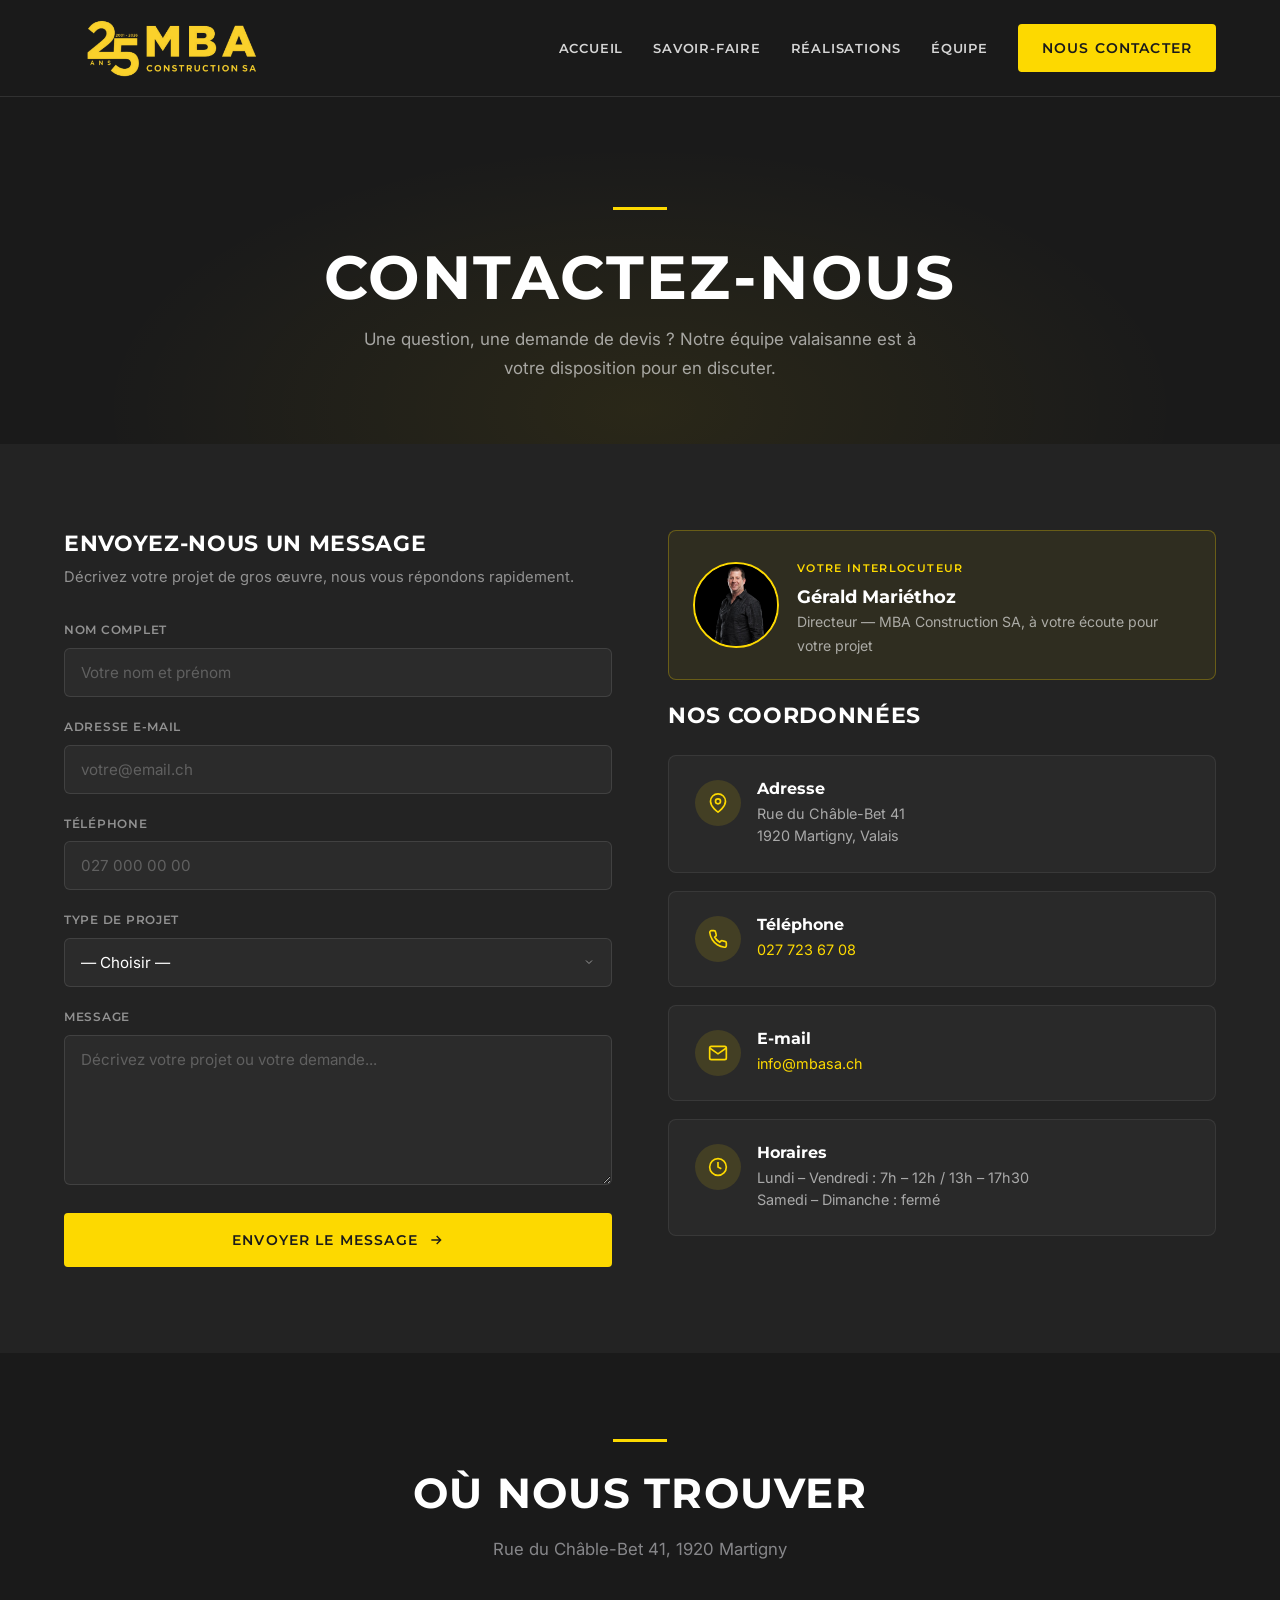
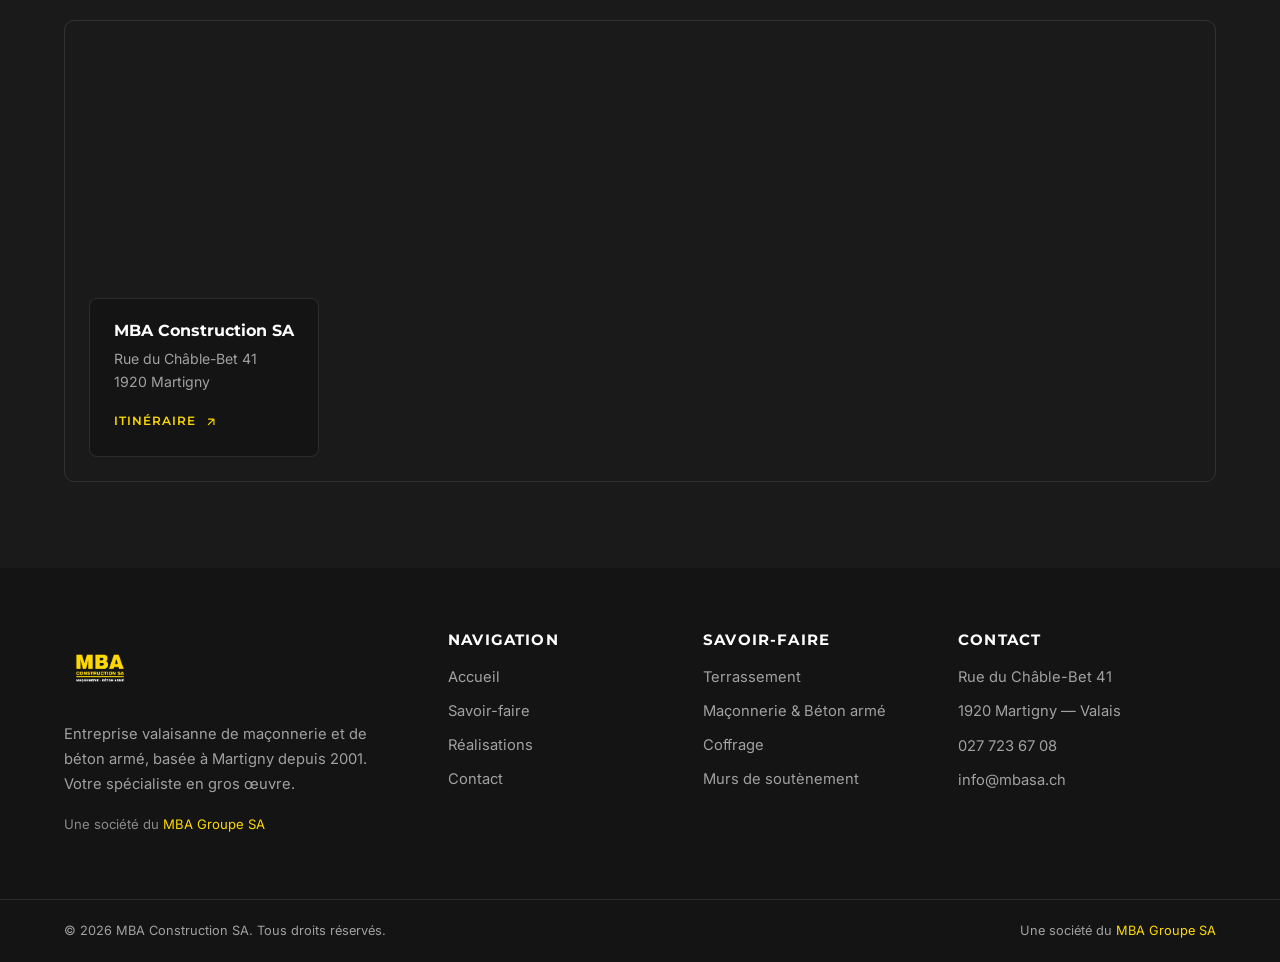
<file: contact.html>
<!DOCTYPE html>
<html lang="fr">
<head>
  <meta charset="UTF-8">
  <meta name="viewport" content="width=device-width, initial-scale=1.0">
  <title>Contact — MBA Construction SA</title>
  <meta name="description" content="Contactez MBA Construction SA à Martigny pour vos projets de maçonnerie et de béton armé. Rue du Châble-Bet 41, 1920 Martigny — 027 723 67 08. Une société du MBA Groupe SA.">
  <link rel="icon" type="image/png" href="images/favicon.png">
  <link rel="preconnect" href="https://fonts.googleapis.com">
  <link rel="preconnect" href="https://fonts.gstatic.com" crossorigin>
  <link href="https://fonts.googleapis.com/css2?family=Inter:wght@300;400;500;600&family=Montserrat:wght@500;600;700;800&display=swap" rel="stylesheet">
  <link rel="stylesheet" href="css/style.css">
  <style>
    /* —— Page contact (esprit MBA Groupe SA, ambiance béton) —— */
    .contact-hero { background: var(--black); text-align: center; position: relative; overflow: hidden;
      padding: clamp(70px,9vw,110px) 0 clamp(42px,5vw,62px); }
    .contact-hero::before { content: ''; position: absolute; inset: 0; pointer-events: none;
      background: radial-gradient(ellipse at 50% 90%, rgba(253,217,0,0.07) 0%, transparent 60%); }
    .contact-hero .container { position: relative; z-index: 1; }
    .contact-hero .accent-line { margin: 0 auto 1.4rem; }
    .contact-hero h1 { color: var(--white); }
    .contact-hero p { color: rgba(255,255,255,0.6); max-width: 560px; margin: 0.7rem auto 0; font-size: 1.06rem; }

    .contact-main { background: var(--concrete); padding: clamp(56px,7vw,86px) 0; }
    .contact-layout { display: grid; grid-template-columns: 1fr 1fr; gap: clamp(36px,5vw,56px); align-items: start; }

    .contact-form-section h2, .contact-info-section h2 { color: var(--white); font-size: 1.4rem; margin-bottom: 8px; }
    .contact-form-section .sub { color: rgba(255,255,255,0.5); font-size: 0.92rem; margin-bottom: 30px; }
    .contact-info-section h2 { margin-bottom: 26px; }

    .cform label { display: block; font-family: var(--font-heading); font-size: 0.76rem; font-weight: 600;
      text-transform: uppercase; letter-spacing: 0.06em; color: rgba(255,255,255,0.5); margin-bottom: 7px; }
    .cform input, .cform select, .cform textarea { width: 100%; padding: 14px 16px; margin-bottom: 20px;
      border: 1px solid rgba(255,255,255,0.1); border-radius: 6px; background: rgba(255,255,255,0.04);
      font-family: var(--font-body); font-size: 0.95rem; color: var(--white); transition: border-color .2s, background .2s; }
    .cform input::placeholder, .cform textarea::placeholder { color: rgba(255,255,255,0.25); }
    .cform input:focus, .cform select:focus, .cform textarea:focus { outline: none; border-color: var(--yellow); background: rgba(255,255,255,0.06); }
    .cform select { appearance: none; cursor: pointer;
      background-image: url("data:image/svg+xml,%3Csvg xmlns='http://www.w3.org/2000/svg' width='12' height='12' viewBox='0 0 24 24' fill='none' stroke='%23999' stroke-width='2'%3E%3Cpath d='M6 9l6 6 6-6'/%3E%3C/svg%3E");
      background-repeat: no-repeat; background-position: right 16px center; }
    .cform select option { background: #222; color: var(--white); }
    .cform textarea { min-height: 150px; resize: vertical; }
    .cform .btn { width: 100%; justify-content: center; padding: 16px; }
    .cform .btn[disabled] { opacity: 0.6; cursor: default; }
    .form-success { background: rgba(253,217,0,0.08); border: 1px solid rgba(253,217,0,0.32); border-radius: 8px; padding: 34px 30px; }
    .form-success h3 { color: var(--yellow); margin-bottom: 8px; }
    .form-success p { color: rgba(255,255,255,0.72); margin: 0; }

    .ci-person { display: flex; align-items: center; gap: 18px; padding: 22px 24px; margin-bottom: 22px;
      background: rgba(253,217,0,0.06); border: 1px solid rgba(253,217,0,0.28); border-radius: 8px; }
    .ci-person img { flex: none; width: 86px; height: 86px; border-radius: 50%; object-fit: cover; object-position: center 20%; border: 2px solid var(--yellow); }
    .ci-person__role { font-family: var(--font-heading); font-size: 0.7rem; font-weight: 600; text-transform: uppercase; letter-spacing: 0.12em; color: var(--yellow); }
    .ci-person h3 { color: var(--white); font-size: 1.15rem; margin: 5px 0 2px; }
    .ci-person p { color: rgba(255,255,255,0.6); font-size: 0.88rem; margin: 0; }

    .ci-card { display: flex; align-items: flex-start; gap: 16px; padding: 24px 26px; margin-bottom: 18px;
      background: rgba(255,255,255,0.03); border: 1px solid rgba(255,255,255,0.07); border-radius: 8px; transition: all var(--transition); }
    .ci-card:hover { border-color: rgba(253,217,0,0.45); background: rgba(255,255,255,0.05); }
    .ci-card__icon { flex: none; width: 46px; height: 46px; border-radius: 50%; background: rgba(253,217,0,0.12); display: grid; place-items: center; }
    .ci-card__icon svg { width: 20px; height: 20px; stroke: var(--yellow); }
    .ci-card h3 { font-size: 0.98rem; color: var(--white); margin-bottom: 4px; }
    .ci-card p { font-size: 0.9rem; color: rgba(255,255,255,0.6); line-height: 1.55; margin: 0; }
    .ci-card a { color: var(--yellow); }

    .contact-map-section { background: var(--black); padding: clamp(56px,7vw,86px) 0; }
    .contact-map-section .section-head { text-align: center; margin-left: auto; margin-right: auto; }
    .contact-map-section .accent-line { margin: 0 auto 1.2rem; }
    .contact-map-section h2 { color: var(--white); }
    .contact-map-wrap { position: relative; border-radius: 10px; overflow: hidden; border: 1px solid var(--concrete-line); }
    .contact-map-wrap iframe { display: block; width: 100%; height: 460px; border: 0; filter: grayscale(0.25) contrast(1.05); }
    .map-overlay-card { position: absolute; left: 24px; bottom: 24px; background: rgba(20,20,20,0.92);
      border: 1px solid var(--concrete-line); border-radius: 8px; padding: 22px 24px; max-width: 280px; backdrop-filter: blur(6px); }
    .map-overlay-card h3 { color: var(--white); font-size: 1rem; margin-bottom: 6px; }
    .map-overlay-card p { color: rgba(255,255,255,0.6); font-size: 0.88rem; margin: 0 0 12px; }
    .map-overlay-card a { display: inline-flex; align-items: center; gap: 8px; font-family: var(--font-heading);
      font-size: 0.76rem; font-weight: 600; text-transform: uppercase; letter-spacing: 0.08em; color: var(--yellow); }
    .map-overlay-card a svg { width: 14px; height: 14px; }

    @media (max-width: 820px) {
      .contact-layout { grid-template-columns: 1fr; gap: 40px; }
      .map-overlay-card { position: static; max-width: none; margin-top: -1px; border-radius: 0 0 10px 10px; }
    }
  </style>
</head>
<body>

  <header class="site-header">
    <div class="container">
      <a href="/" class="site-header__logo" aria-label="MBA Construction SA — Accueil"><img src="images/logo-25ans-mba.png" alt="MBA Construction SA"></a>
      <button class="menu-toggle" aria-label="Ouvrir le menu" aria-expanded="false"><span></span><span></span><span></span></button>
      <nav class="main-nav" aria-label="Navigation principale">
        <a href="/" class="nav-link">Accueil</a>
        <a href="savoir-faire" class="nav-link">Savoir-faire</a>
        <a href="realisations" class="nav-link">Réalisations</a>
        <a href="/#equipe" class="nav-link">Équipe</a>
        <a href="contact" class="btn btn-primary nav-cta">Nous contacter</a>
      </nav>
    </div>
  </header>

  <main>
    <!-- Hero -->
    <section class="contact-hero">
      <div class="container">
        <span class="accent-line"></span>
        <h1>Contactez-nous</h1>
        <p>Une question, une demande de devis ? Notre équipe valaisanne est à votre disposition pour en discuter.</p>
      </div>
    </section>

    <!-- Formulaire + coordonnées -->
    <section class="contact-main">
      <div class="container">
        <div class="contact-layout">

          <!-- Formulaire -->
          <div class="contact-form-section reveal">
            <h2>Envoyez-nous un message</h2>
            <p class="sub">Décrivez votre projet de gros œuvre, nous vous répondons rapidement.</p>
            <form class="cform" action="https://hook.eu2.make.com/gbvc86p2d815wjj6yxqdieecn2ij933k" method="POST">
              <input type="hidden" name="company" value="mba-construction">

              <label for="name">Nom complet</label>
              <input type="text" id="name" name="name" placeholder="Votre nom et prénom" required>

              <label for="email">Adresse e-mail</label>
              <input type="email" id="email" name="email" placeholder="votre@email.ch" required>

              <label for="phone">Téléphone</label>
              <input type="tel" id="phone" name="phone" placeholder="027 000 00 00">

              <label for="subject">Type de projet</label>
              <select id="subject" name="subject">
                <option value="">— Choisir —</option>
                <option value="Terrassement">Terrassement</option>
                <option value="Maçonnerie & Béton armé">Maçonnerie &amp; Béton armé</option>
                <option value="Coffrage">Coffrage</option>
                <option value="Murs de soutènement">Murs de soutènement</option>
                <option value="Autre">Autre</option>
              </select>

              <label for="message">Message</label>
              <textarea id="message" name="message" placeholder="Décrivez votre projet ou votre demande..." required></textarea>

              <button type="submit" class="btn btn-primary">Envoyer le message
                <svg viewBox="0 0 24 24" fill="none" stroke="currentColor" stroke-width="2"><path d="M5 12h14M13 6l6 6-6 6"/></svg></button>
            </form>
          </div>

          <!-- Coordonnées -->
          <div class="contact-info-section reveal">
            <div class="ci-person">
              <img src="images/gerald.jpg" alt="Gérald Mariéthoz — Directeur, MBA Construction SA">
              <div>
                <span class="ci-person__role">Votre interlocuteur</span>
                <h3>Gérald Mariéthoz</h3>
                <p>Directeur — MBA Construction SA, à votre écoute pour votre projet</p>
              </div>
            </div>
            <h2>Nos coordonnées</h2>

            <div class="ci-card">
              <div class="ci-card__icon"><svg viewBox="0 0 24 24" fill="none" stroke-width="2"><path d="M21 10c0 7-9 13-9 13s-9-6-9-13a9 9 0 0 1 18 0z"/><circle cx="12" cy="10" r="3"/></svg></div>
              <div><h3>Adresse</h3><p>Rue du Châble-Bet 41<br>1920 Martigny, Valais</p></div>
            </div>

            <div class="ci-card">
              <div class="ci-card__icon"><svg viewBox="0 0 24 24" fill="none" stroke-width="2"><path d="M22 16.92v3a2 2 0 01-2.18 2 19.79 19.79 0 01-8.63-3.07 19.5 19.5 0 01-6-6 19.79 19.79 0 01-3.07-8.67A2 2 0 014.11 2h3a2 2 0 012 1.72c.12.96.36 1.9.7 2.81a2 2 0 01-.45 2.11L8.09 9.91a16 16 0 006 6l1.27-1.27a2 2 0 012.11-.45c.91.34 1.85.58 2.81.7A2 2 0 0122 16.92z"/></svg></div>
              <div><h3>Téléphone</h3><p><a href="tel:+41277236708">027 723 67 08</a></p></div>
            </div>

            <div class="ci-card">
              <div class="ci-card__icon"><svg viewBox="0 0 24 24" fill="none" stroke-width="2"><path d="M4 4h16c1.1 0 2 .9 2 2v12c0 1.1-.9 2-2 2H4c-1.1 0-2-.9-2-2V6c0-1.1.9-2 2-2z"/><polyline points="22,6 12,13 2,6"/></svg></div>
              <div><h3>E-mail</h3><p><a href="mailto:info@mbasa.ch">info@mbasa.ch</a></p></div>
            </div>

            <div class="ci-card">
              <div class="ci-card__icon"><svg viewBox="0 0 24 24" fill="none" stroke-width="2"><circle cx="12" cy="12" r="10"/><polyline points="12 6 12 12 16 14"/></svg></div>
              <div><h3>Horaires</h3><p>Lundi – Vendredi : 7h – 12h / 13h – 17h30<br>Samedi – Dimanche : fermé</p></div>
            </div>
          </div>

        </div>
      </div>
    </section>

    <!-- Carte -->
    <section class="contact-map-section">
      <div class="container">
        <div class="section-head reveal">
          <span class="accent-line"></span>
          <h2>Où nous trouver</h2>
          <p class="section-head__sub">Rue du Châble-Bet 41, 1920 Martigny</p>
        </div>
        <div class="contact-map-wrap reveal">
          <iframe title="Carte — MBA Construction SA, Martigny"
            src="https://www.google.com/maps?q=Rue+du+Ch%C3%A2ble-Bet+41,+1920+Martigny&output=embed"
            loading="lazy" referrerpolicy="no-referrer-when-downgrade"></iframe>
          <div class="map-overlay-card">
            <h3>MBA Construction SA</h3>
            <p>Rue du Châble-Bet 41<br>1920 Martigny</p>
            <a href="https://maps.google.com/?q=Rue+du+Châble-Bet+41,+1920+Martigny" target="_blank" rel="noopener">
              Itinéraire <svg viewBox="0 0 24 24" fill="none" stroke="currentColor" stroke-width="2"><path d="M7 17L17 7M17 7H7M17 7v10"/></svg>
            </a>
          </div>
        </div>
      </div>
    </section>
  </main>

  <footer class="site-footer">
    <div class="container">
      <div class="footer-grid">
        <div class="footer-brand">
          <img src="images/logo-mba-construction.png" alt="MBA Construction SA">
          <p>Entreprise valaisanne de maçonnerie et de béton armé, basée à Martigny depuis 2001. Votre spécialiste en gros œuvre.</p>
          <p class="endorse">Une société du <a href="https://www.mba-groupe.ch/" target="_blank" rel="noopener">MBA Groupe SA</a></p>
        </div>
        <div><h4>Navigation</h4><ul>
          <li><a href="/">Accueil</a></li>
          <li><a href="savoir-faire">Savoir-faire</a></li>
          <li><a href="realisations">Réalisations</a></li>
          <li><a href="contact">Contact</a></li>
        </ul></div>
        <div><h4>Savoir-faire</h4><ul>
          <li><a href="savoir-faire#terrassement">Terrassement</a></li>
          <li><a href="savoir-faire#maconnerie">Maçonnerie & Béton armé</a></li>
          <li><a href="savoir-faire#coffrage">Coffrage</a></li>
          <li><a href="savoir-faire#soutenement">Murs de soutènement</a></li>
        </ul></div>
        <div><h4>Contact</h4><ul>
          <li>Rue du Châble-Bet 41</li>
          <li>1920 Martigny — Valais</li>
          <li style="margin-top:10px;"><a href="tel:+41277236708">027 723 67 08</a></li>
          <li><a href="mailto:info@mbasa.ch">info@mbasa.ch</a></li>
        </ul></div>
      </div>
    </div>
    <div class="footer-bottom">
      <div class="container">
        <span>&copy; <span id="year">2026</span> MBA Construction SA. Tous droits réservés.</span>
        <span>Une société du <a href="https://www.mba-groupe.ch/" target="_blank" rel="noopener" style="color:var(--yellow)">MBA Groupe SA</a></span>
      </div>
    </div>
  </footer>

  <script src="js/main.js"></script>
  <script>
  (function () {
    var form = document.querySelector('.cform');
    if (!form) return;
    var btn = form.querySelector('button[type="submit"]');
    form.addEventListener('submit', function (e) {
      e.preventDefault();
      var data = new FormData(form);
      var original = btn.innerHTML;
      btn.disabled = true;
      btn.textContent = 'Envoi en cours…';
      fetch(form.action, { method: 'POST', body: data, mode: 'no-cors' })
        .then(function () {
          form.innerHTML = '<div class="form-success"><h3>Merci !</h3><p>Votre demande a bien été envoyée. Notre équipe vous répondra dans les meilleurs délais.</p></div>';
        })
        .catch(function () {
          btn.disabled = false;
          btn.innerHTML = original;
          alert('Une erreur est survenue lors de l\'envoi. Merci de réessayer ou de nous appeler au 027 723 67 08.');
        });
    });
  })();
  </script>
</body>
</html>
</file>
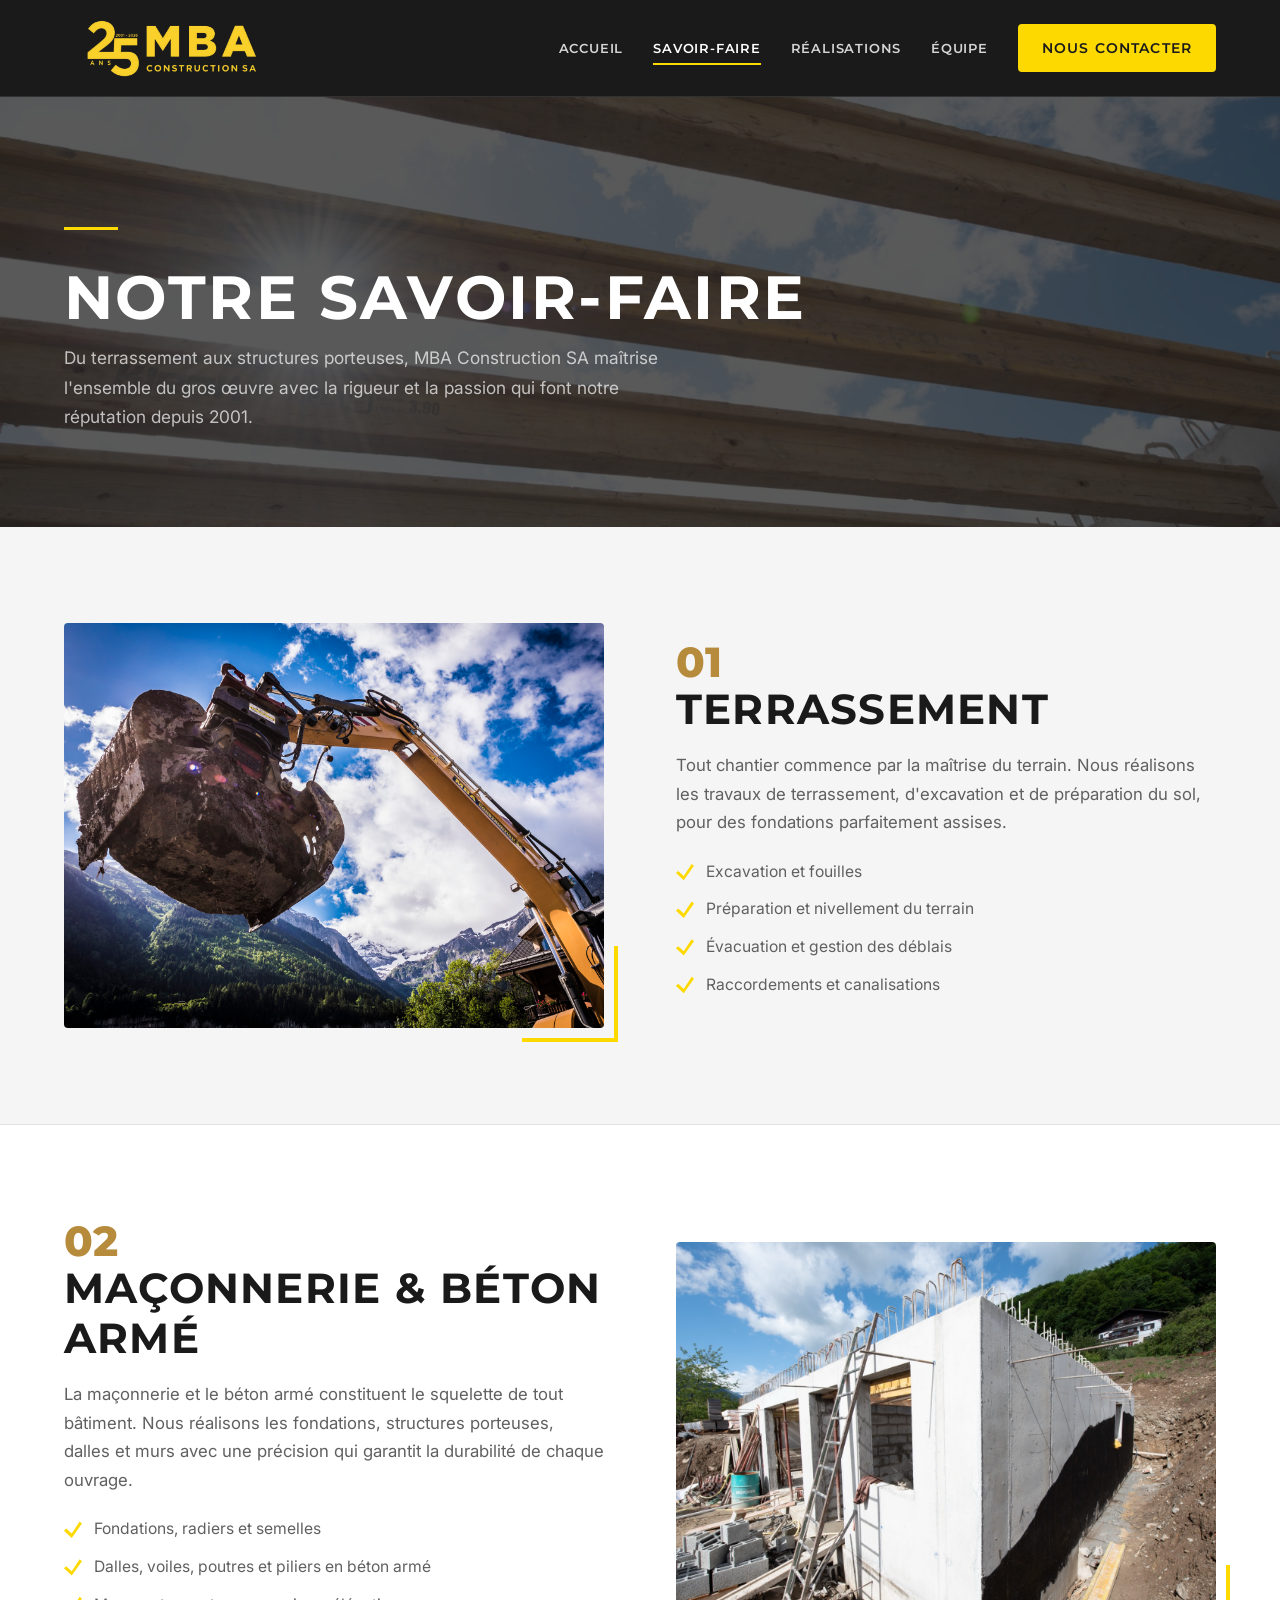
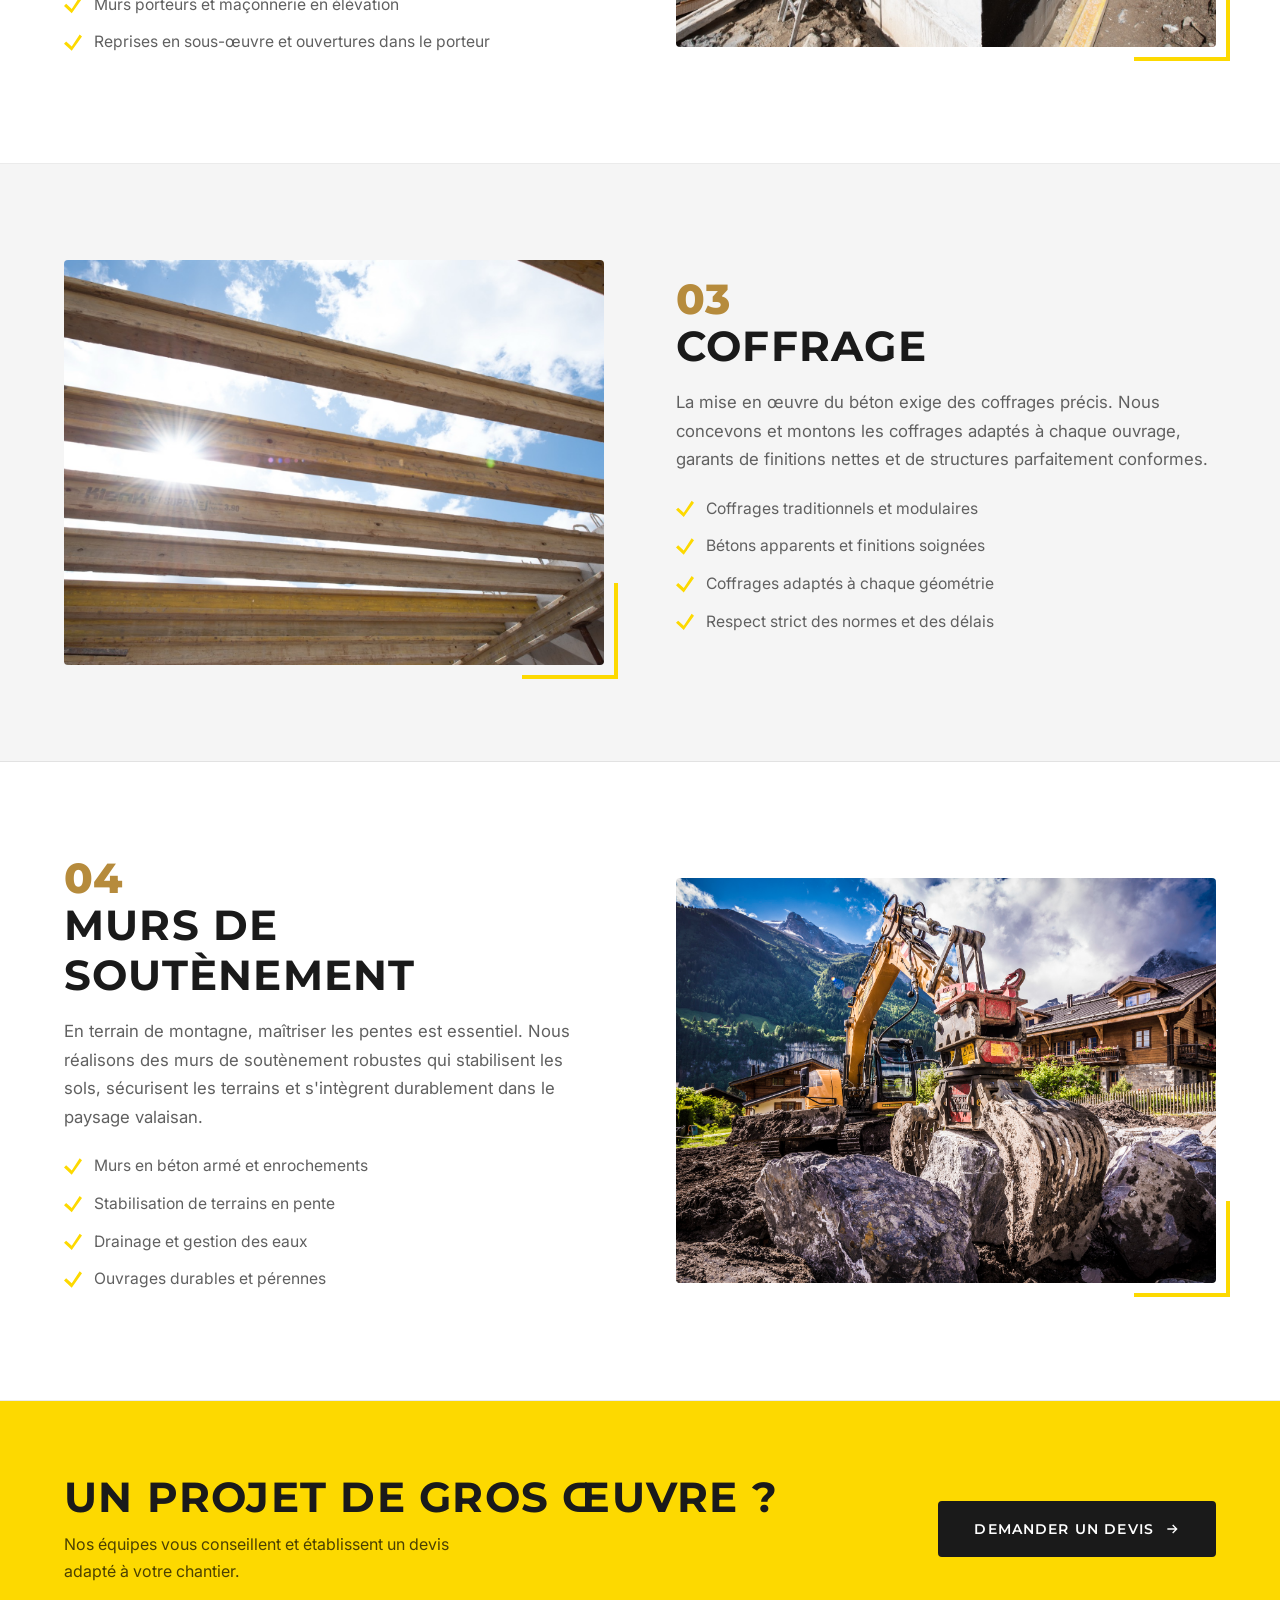
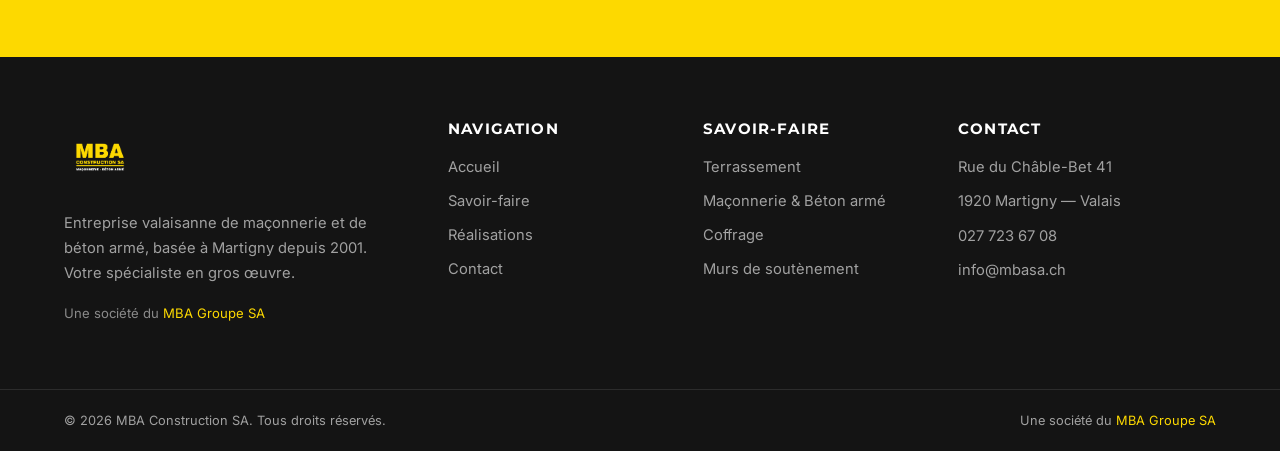
<file: savoir-faire.html>
<!DOCTYPE html>
<html lang="fr">
<head>
  <meta charset="UTF-8">
  <meta name="viewport" content="width=device-width, initial-scale=1.0">
  <title>Notre savoir-faire — MBA Construction SA</title>
  <meta name="description" content="Terrassement, maçonnerie, béton armé, coffrage et murs de soutènement : le savoir-faire en gros œuvre de MBA Construction SA à Martigny. Une société du MBA Groupe SA.">
  <link rel="icon" type="image/png" href="images/favicon.png">
  <link rel="preconnect" href="https://fonts.googleapis.com">
  <link rel="preconnect" href="https://fonts.gstatic.com" crossorigin>
  <link href="https://fonts.googleapis.com/css2?family=Inter:wght@300;400;500;600&family=Montserrat:wght@500;600;700;800&display=swap" rel="stylesheet">
  <link rel="stylesheet" href="css/style.css">
</head>
<body>

  <header class="site-header">
    <div class="container">
      <a href="/" class="site-header__logo" aria-label="MBA Construction SA — Accueil"><img src="images/logo-25ans-mba.png" alt="MBA Construction SA"></a>
      <button class="menu-toggle" aria-label="Ouvrir le menu" aria-expanded="false"><span></span><span></span><span></span></button>
      <nav class="main-nav" aria-label="Navigation principale">
        <a href="/" class="nav-link">Accueil</a>
        <a href="savoir-faire" class="nav-link active">Savoir-faire</a>
        <a href="realisations" class="nav-link">Réalisations</a>
        <a href="/#equipe" class="nav-link">Équipe</a>
        <a href="contact" class="btn btn-primary nav-cta">Nous contacter</a>
      </nav>
    </div>
  </header>

  <main>
    <section class="page-hero">
      <div class="page-hero__media"><img src="images/maconnerie-3.jpg" alt=""></div>
      <div class="container">
        <span class="accent-line"></span>
        <h1>Notre savoir-faire</h1>
        <p>Du terrassement aux structures porteuses, MBA Construction SA maîtrise l'ensemble du gros œuvre avec la rigueur et la passion qui font notre réputation depuis 2001.</p>
      </div>
    </section>

    <!-- 01 Terrassement -->
    <section class="feature" id="terrassement" style="scroll-margin-top:90px;">
      <div class="container">
        <div class="split">
          <div class="split__text reveal">
            <span class="feature__num">01</span>
            <h2>Terrassement</h2>
            <p>Tout chantier commence par la maîtrise du terrain. Nous réalisons les travaux de terrassement, d'excavation et de préparation du sol, pour des fondations parfaitement assises.</p>
            <ul class="ticks">
              <li>Excavation et fouilles</li>
              <li>Préparation et nivellement du terrain</li>
              <li>Évacuation et gestion des déblais</li>
              <li>Raccordements et canalisations</li>
            </ul>
          </div>
          <div class="split__media reveal"><img src="images/terrassement-1.jpg" alt="Travaux de terrassement réalisés par MBA Construction SA"></div>
        </div>
      </div>
    </section>

    <!-- 02 Maçonnerie -->
    <section class="feature" id="maconnerie" style="scroll-margin-top:90px;">
      <div class="container">
        <div class="split">
          <div class="split__text reveal">
            <span class="feature__num">02</span>
            <h2>Maçonnerie & Béton armé</h2>
            <p>La maçonnerie et le béton armé constituent le squelette de tout bâtiment. Nous réalisons les fondations, structures porteuses, dalles et murs avec une précision qui garantit la durabilité de chaque ouvrage.</p>
            <ul class="ticks">
              <li>Fondations, radiers et semelles</li>
              <li>Dalles, voiles, poutres et piliers en béton armé</li>
              <li>Murs porteurs et maçonnerie en élévation</li>
              <li>Reprises en sous-œuvre et ouvertures dans le porteur</li>
            </ul>
          </div>
          <div class="split__media reveal"><img src="images/maconnerie-1.jpg" alt="Structure en béton armé réalisée par MBA Construction SA"></div>
        </div>
      </div>
    </section>

    <!-- 03 Coffrage -->
    <section class="feature" id="coffrage" style="scroll-margin-top:90px;">
      <div class="container">
        <div class="split">
          <div class="split__text reveal">
            <span class="feature__num">03</span>
            <h2>Coffrage</h2>
            <p>La mise en œuvre du béton exige des coffrages précis. Nous concevons et montons les coffrages adaptés à chaque ouvrage, garants de finitions nettes et de structures parfaitement conformes.</p>
            <ul class="ticks">
              <li>Coffrages traditionnels et modulaires</li>
              <li>Bétons apparents et finitions soignées</li>
              <li>Coffrages adaptés à chaque géométrie</li>
              <li>Respect strict des normes et des délais</li>
            </ul>
          </div>
          <div class="split__media reveal"><img src="images/maconnerie-3.jpg" alt="Coffrage sur un chantier MBA Construction SA"></div>
        </div>
      </div>
    </section>

    <!-- 04 Soutènement -->
    <section class="feature" id="soutenement" style="scroll-margin-top:90px;">
      <div class="container">
        <div class="split">
          <div class="split__text reveal">
            <span class="feature__num">04</span>
            <h2>Murs de soutènement</h2>
            <p>En terrain de montagne, maîtriser les pentes est essentiel. Nous réalisons des murs de soutènement robustes qui stabilisent les sols, sécurisent les terrains et s'intègrent durablement dans le paysage valaisan.</p>
            <ul class="ticks">
              <li>Murs en béton armé et enrochements</li>
              <li>Stabilisation de terrains en pente</li>
              <li>Drainage et gestion des eaux</li>
              <li>Ouvrages durables et pérennes</li>
            </ul>
          </div>
          <div class="split__media reveal"><img src="images/terrassement-3.jpg" alt="Mur de soutènement et stabilisation de terrain"></div>
        </div>
      </div>
    </section>

    <section class="cta">
      <div class="container">
        <div><h2>Un projet de gros œuvre ?</h2><p>Nos équipes vous conseillent et établissent un devis adapté à votre chantier.</p></div>
        <a href="contact" class="btn btn-dark">Demander un devis
          <svg viewBox="0 0 24 24" fill="none" stroke="currentColor" stroke-width="2"><path d="M5 12h14M13 6l6 6-6 6"/></svg></a>
      </div>
    </section>
  </main>

  <footer class="site-footer">
    <div class="container">
      <div class="footer-grid">
        <div class="footer-brand">
          <img src="images/logo-mba-construction.png" alt="MBA Construction SA">
          <p>Entreprise valaisanne de maçonnerie et de béton armé, basée à Martigny depuis 2001. Votre spécialiste en gros œuvre.</p>
          <p class="endorse">Une société du <a href="https://www.mba-groupe.ch/" target="_blank" rel="noopener">MBA Groupe SA</a></p>
        </div>
        <div><h4>Navigation</h4><ul>
          <li><a href="/">Accueil</a></li>
          <li><a href="savoir-faire">Savoir-faire</a></li>
          <li><a href="realisations">Réalisations</a></li>
          <li><a href="contact">Contact</a></li>
        </ul></div>
        <div><h4>Savoir-faire</h4><ul>
          <li><a href="savoir-faire#terrassement">Terrassement</a></li>
          <li><a href="savoir-faire#maconnerie">Maçonnerie & Béton armé</a></li>
          <li><a href="savoir-faire#coffrage">Coffrage</a></li>
          <li><a href="savoir-faire#soutenement">Murs de soutènement</a></li>
        </ul></div>
        <div><h4>Contact</h4><ul>
          <li>Rue du Châble-Bet 41</li>
          <li>1920 Martigny — Valais</li>
          <li style="margin-top:10px;"><a href="tel:+41277236708">027 723 67 08</a></li>
          <li><a href="mailto:info@mbasa.ch">info@mbasa.ch</a></li>
        </ul></div>
      </div>
    </div>
    <div class="footer-bottom">
      <div class="container">
        <span>&copy; <span id="year">2026</span> MBA Construction SA. Tous droits réservés.</span>
        <span>Une société du <a href="https://www.mba-groupe.ch/" target="_blank" rel="noopener" style="color:var(--yellow)">MBA Groupe SA</a></span>
      </div>
    </div>
  </footer>

  <script src="js/main.js"></script>
</body>
</html>
</file>
<file: css/style.css>
/* =================================================================
   MBA CONSTRUCTION SA — Site web
   Base de marque réutilisable pour les sociétés du MBA Groupe SA.

   SIGNATURE DU GROUPE (constante, non négociable) — tokens repris du
   site groupe : Montserrat (titres) + Inter (corps), jaune #FDD900,
   noir #1a1a1a, gris, ors, boutons anguleux, trait d'accent jaune,
   bandeau chiffres jaune, endossement « Une société du MBA Groupe SA ».

   PERSONNALITÉ CONSTRUCTION (différenciation autorisée) :
   dominante sombre « béton » + jaune. Le jaune et les polices du
   groupe restent toujours présents.
   ================================================================= */

/* ---------- Reset ---------- */
*, *::before, *::after { margin: 0; padding: 0; box-sizing: border-box; }

:root {
  /* —— Signature groupe (source de vérité, ne pas modifier) —— */
  --yellow:      #FDD900;
  --black:       #1a1a1a;
  --gray-dark:   #606060;
  --gray-metal:  #87878A;
  --gray-light:  #F5F5F5;
  --white:       #FFFFFF;
  --gold-dark:   #9B7B18;
  --gold-mid:    #B68B3C;
  --gold-light:  #F2DD83;
  --font-heading: 'Montserrat', sans-serif;
  --font-body:    'Inter', 'Open Sans', sans-serif;
  --max-width: 1200px;
  --transition: 0.3s ease;

  /* —— Ambiance propre à Construction (« béton ») —— */
  --concrete:    #232323;   /* gris béton foncé */
  --concrete-2:  #2c2c2c;
  --concrete-line: rgba(255,255,255,0.10);
}

html { scroll-behavior: smooth; font-size: 16px; -webkit-font-smoothing: antialiased; }
body {
  font-family: var(--font-body);
  color: var(--gray-dark);
  line-height: 1.7;
  background: var(--white);
  overflow-x: hidden;
}
img { max-width: 100%; height: auto; display: block; }
a { color: inherit; text-decoration: none; transition: color var(--transition); }
ul { list-style: none; }

/* ---------- Typographie ---------- */
h1, h2, h3, h4, h5, h6 { font-family: var(--font-heading); color: var(--black); line-height: 1.2; font-weight: 700; }
h1 { font-size: clamp(2.2rem, 5vw, 3.8rem); text-transform: uppercase; letter-spacing: 0.04em; }
h2 { font-size: clamp(1.6rem, 3.5vw, 2.6rem); text-transform: uppercase; letter-spacing: 0.03em; margin-bottom: 1rem; }
h3 { font-size: clamp(1.2rem, 2vw, 1.5rem); margin-bottom: 0.75rem; }
p  { margin-bottom: 1rem; }

/* ---------- Utilitaires ---------- */
.container { width: 90%; max-width: var(--max-width); margin: 0 auto; }
.section { padding: clamp(64px, 9vw, 100px) 0; }
.section--gray { background: var(--gray-light); }
.section--dark { background: var(--black); color: rgba(255,255,255,0.78); }
.section--concrete { background: var(--concrete); color: rgba(255,255,255,0.78); }
.section--dark h1, .section--dark h2, .section--dark h3,
.section--concrete h1, .section--concrete h2, .section--concrete h3 { color: var(--white); }
.sr-only { position: absolute; width: 1px; height: 1px; padding: 0; margin: -1px; overflow: hidden; clip: rect(0,0,0,0); border: 0; }

/* Trait d'accent jaune (signature groupe) */
.accent-line { display: inline-block; width: 54px; height: 3px; background: var(--yellow); margin-bottom: 1.4rem; }

.section-head { margin-bottom: clamp(36px, 5vw, 56px); max-width: 760px; }
.section-head--center { margin-left: auto; margin-right: auto; text-align: center; }
.section-head__sub { font-size: 1.05rem; color: var(--gray-metal); margin-top: 0.4rem; }
.section--dark .section-head__sub, .section--concrete .section-head__sub { color: rgba(255,255,255,0.6); }

/* ---------- Boutons (signature groupe) ---------- */
.btn {
  display: inline-flex; align-items: center; gap: 10px;
  padding: 14px 34px; font-family: var(--font-heading); font-size: 0.9rem; font-weight: 600;
  text-transform: uppercase; letter-spacing: 0.08em; border: 2px solid transparent;
  border-radius: 4px; cursor: pointer; transition: all var(--transition);
}
.btn svg { width: 16px; height: 16px; transition: transform var(--transition); }
.btn:hover svg { transform: translateX(4px); }
.btn-primary { background: var(--yellow); color: var(--black); border-color: var(--yellow); }
.btn-primary:hover { background: var(--gold-mid); border-color: var(--gold-mid); color: var(--white); transform: translateY(-2px); box-shadow: 0 6px 20px rgba(182,139,60,0.32); }
.btn-outline { background: transparent; color: var(--white); border-color: rgba(255,255,255,0.55); }
.btn-outline:hover { background: var(--white); color: var(--black); border-color: var(--white); transform: translateY(-2px); }
.btn-dark { background: var(--black); color: var(--white); border-color: var(--black); }
.btn-dark:hover { background: var(--gold-mid); border-color: var(--gold-mid); transform: translateY(-2px); }

/* ---------- Header (ambiance béton : sombre) ---------- */
.site-header { position: sticky; top: 0; z-index: 1002; background: var(--black); border-bottom: 1px solid var(--concrete-line); transition: box-shadow var(--transition); }
.site-header.is-scrolled { box-shadow: 0 8px 30px rgba(0,0,0,0.4); }
.site-header .container { display: flex; align-items: center; justify-content: space-between; height: 96px; }
/* Logo « 25 ans » : on masque ses marges transparentes pour l'afficher en grand */
.site-header__logo { display: inline-flex; align-items: center; height: 72px; overflow: hidden; background: none; padding: 0; }
.site-header__logo img { height: 216px; width: auto; margin: -72px 0; background: none; }
.main-nav { display: flex; align-items: center; gap: 30px; }
.nav-link { font-family: var(--font-heading); font-size: 0.82rem; font-weight: 600; text-transform: uppercase; letter-spacing: 0.06em; color: rgba(255,255,255,0.82); position: relative; padding: 6px 0; }
.nav-link:hover, .nav-link.active { color: var(--white); }
.nav-link::after { content: ''; position: absolute; left: 0; bottom: 0; width: 0; height: 2px; background: var(--yellow); transition: width var(--transition); }
.nav-link:hover::after, .nav-link.active::after { width: 100%; }
.nav-cta { padding: 10px 22px; }
.menu-toggle { display: none; flex-direction: column; gap: 5px; background: none; border: 0; cursor: pointer; padding: 8px; z-index: 1001; }
.menu-toggle span { width: 26px; height: 2px; background: var(--white); transition: var(--transition); }

/* ---------- Hero plein cadre ---------- */
.hero { position: relative; min-height: 88vh; display: flex; align-items: center; background: var(--black); overflow: hidden; }
.hero__media { position: absolute; inset: 0; }
.hero__media img { width: 100%; height: 100%; object-fit: cover; }
.hero__media::after { content: ''; position: absolute; inset: 0;
  background: linear-gradient(90deg, rgba(15,15,15,0.92) 0%, rgba(15,15,15,0.72) 42%, rgba(15,15,15,0.32) 100%); }
.hero__inner { position: relative; z-index: 2; padding: 120px 0; }
.hero__tagline { font-family: var(--font-body); font-size: 0.78rem; font-weight: 600; text-transform: uppercase; letter-spacing: 0.22em; color: var(--yellow); margin-bottom: 1.2rem; }
.hero h1 { color: var(--white); max-width: 16ch; margin-bottom: 1.4rem; }
.hero h1 .hl { color: var(--yellow); }
.hero__desc { font-size: 1.12rem; color: rgba(255,255,255,0.82); max-width: 52ch; margin-bottom: 2.2rem; }
.hero__cta { display: flex; gap: 14px; flex-wrap: wrap; }
.hero__scroll { position: absolute; bottom: 26px; left: 50%; transform: translateX(-50%); z-index: 2; color: rgba(255,255,255,0.5); font-family: var(--font-heading); font-size: 0.68rem; text-transform: uppercase; letter-spacing: 0.2em; display: flex; flex-direction: column; align-items: center; gap: 8px; }
.hero__scroll span { width: 1px; height: 34px; background: rgba(255,255,255,0.4); }

/* Hero secondaire (pages internes) */
.page-hero { background: var(--black); color: var(--white); position: relative; padding: clamp(80px,11vw,130px) 0 clamp(50px,7vw,80px); overflow: hidden; }
.page-hero__media { position: absolute; inset: 0; opacity: 0.28; }
.page-hero__media img { width: 100%; height: 100%; object-fit: cover; }
.page-hero .container { position: relative; z-index: 2; }
.page-hero h1 { color: var(--white); }
.page-hero p { color: rgba(255,255,255,0.7); max-width: 56ch; font-size: 1.08rem; margin-top: 0.6rem; }

/* ---------- Bandeau chiffres-clés (signature groupe — fond jaune) ---------- */
.stats-band { background: var(--yellow); }
.stats-band__grid { display: grid; grid-template-columns: repeat(4, 1fr); }
.stats-band__item { padding: clamp(34px,5vw,52px) 22px; text-align: center; position: relative; }
.stats-band__item + .stats-band__item::before { content: ''; position: absolute; left: 0; top: 26%; bottom: 26%; width: 1px; background: rgba(0,0,0,0.16); }
.stats-band__num { font-family: var(--font-heading); font-weight: 800; font-size: clamp(2.1rem, 4.4vw, 3.2rem); color: var(--black); line-height: 1; }
.stats-band__label { font-size: 0.82rem; font-weight: 500; text-transform: uppercase; letter-spacing: 0.05em; color: rgba(0,0,0,0.62); margin-top: 8px; }

/* ---------- Intro / À propos ---------- */
.split { display: grid; grid-template-columns: 1fr 1fr; gap: clamp(36px, 6vw, 72px); align-items: center; }
.split__media { position: relative; }
.split__media img { width: 100%; aspect-ratio: 4/3; object-fit: cover; border-radius: 4px; }
.split__media::after { content: ''; position: absolute; right: -14px; bottom: -14px; width: 96px; height: 96px; border-right: 4px solid var(--yellow); border-bottom: 4px solid var(--yellow); }
.split__text p { color: rgba(255,255,255,0.74); font-size: 1.05rem; }
.section:not(.section--dark):not(.section--concrete) .split__text p { color: var(--gray-dark); }
.pill-values { display: flex; flex-wrap: wrap; gap: 12px; margin-top: 26px; }
.pill-values li { font-family: var(--font-heading); font-size: 0.8rem; font-weight: 600; text-transform: uppercase; letter-spacing: 0.05em; padding: 9px 16px; border: 1px solid var(--concrete-line); border-radius: 40px; color: var(--white); }
.pill-values li b { color: var(--yellow); }

/* ---------- Savoir-faire (cartes béton) ---------- */
.cards { display: grid; grid-template-columns: repeat(auto-fit, minmax(280px,1fr)); gap: 22px; }
.card {
  background: var(--concrete-2); border: 1px solid var(--concrete-line); border-radius: 6px;
  padding: 36px 30px; position: relative; overflow: hidden; transition: transform var(--transition), border-color var(--transition);
  display: flex; flex-direction: column;
}
.card::before { content: ''; position: absolute; top: 0; left: 0; right: 0; height: 3px; background: var(--yellow); transform: scaleX(0); transform-origin: left; transition: transform var(--transition); }
.card:hover { transform: translateY(-5px); border-color: rgba(253,217,0,0.35); }
.card:hover::before { transform: scaleX(1); }
.card__icon { width: 52px; height: 52px; border-radius: 6px; background: rgba(253,217,0,0.12); display: grid; place-items: center; margin-bottom: 22px; }
.card__icon svg { width: 26px; height: 26px; stroke: var(--yellow); }
.card h3 { color: var(--white); text-transform: uppercase; letter-spacing: 0.02em; font-size: 1.1rem; }
.card p { color: rgba(255,255,255,0.6); font-size: 0.95rem; flex: 1; }
.card__link { margin-top: 16px; font-family: var(--font-heading); font-size: 0.78rem; font-weight: 600; text-transform: uppercase; letter-spacing: 0.08em; color: var(--yellow); display: inline-flex; align-items: center; gap: 8px; }
.card__link svg { width: 15px; height: 15px; transition: transform var(--transition); }
.card:hover .card__link svg { transform: translateX(4px); }

/* ---------- Savoir-faire détaillé (rangées alternées) ---------- */
.feature { padding: clamp(56px,8vw,96px) 0; border-bottom: 1px solid rgba(0,0,0,0.08); }
.feature:nth-child(even) { background: var(--gray-light); }
.feature .split__text p { color: var(--gray-dark); }
.feature:nth-child(even) .split__media { order: -1; }
.feature__num { font-family: var(--font-heading); font-weight: 800; font-size: 2.6rem; color: var(--gold-mid); line-height: 1; }
.ticks { margin-top: 22px; }
.ticks li { display: flex; gap: 12px; align-items: flex-start; margin-bottom: 11px; font-size: 0.98rem; color: var(--gray-dark); }
.ticks li::before { content: ''; flex: none; width: 18px; height: 18px; margin-top: 4px; background: var(--yellow); clip-path: polygon(43% 73%,12% 45%,0 57%,43% 97%,100% 17%,87% 6%); }

/* ---------- Galerie réalisations ---------- */
.gallery { display: grid; grid-template-columns: repeat(12, 1fr); gap: 24px; }
.gallery figure { position: relative; overflow: hidden; border-radius: 4px; margin: 0; }
.gallery img { width: 100%; height: 100%; object-fit: cover; transition: transform 0.7s var(--transition); }
.gallery figure:hover img { transform: scale(1.06); }
.gallery figcaption { position: absolute; left: 0; right: 0; bottom: 0; padding: 20px 16px 14px; color: var(--white);
  font-family: var(--font-heading); font-weight: 600; text-transform: uppercase; letter-spacing: 0.04em; font-size: 0.88rem;
  background: linear-gradient(to top, rgba(0,0,0,0.82), transparent); }
.gallery figcaption b { display: block; color: var(--yellow); font-size: 0.66rem; letter-spacing: 0.16em; margin-bottom: 4px; }
.g-a { grid-column: span 7; aspect-ratio: 16/11; }
.g-b { grid-column: span 5; aspect-ratio: 4/3; }
.g-c { grid-column: span 4; aspect-ratio: 1/1; }
.g-w { grid-column: span 12; aspect-ratio: 24/7; }

/* Galerie uniforme (page Réalisations) : vignettes de même format, sans trous */
.gallery--grid { grid-template-columns: repeat(3, 1fr); }
.gallery--grid figure { grid-column: span 1 !important; aspect-ratio: 4/3 !important; }

/* Mosaïque d'accueil : tuile-bouton intégrée dans l'espace libre (sous « Fondations ») */
.gallery--home { grid-auto-rows: clamp(155px, 18.5vw, 215px); }
.gallery--home figure { aspect-ratio: auto; }
.gallery--home .g-a { grid-column: span 7; grid-row: span 2; }
.gallery--home .g-b { grid-column: span 5; }
.gallery--home .gallery-cta { grid-column: span 5; }
.gallery--home .g-c { grid-column: span 4; }
.gallery-cta {
  display: flex; flex-direction: column; justify-content: center; gap: 12px;
  background: var(--yellow); color: var(--black); border-radius: 4px; padding: 30px 34px;
  transition: background var(--transition), transform var(--transition), box-shadow var(--transition);
}
.gallery-cta:hover { background: var(--gold-mid); color: var(--white); transform: translateY(-4px); box-shadow: 0 14px 34px rgba(182,139,60,0.3); }
.gallery-cta__k { font-family: var(--font-heading); font-size: 0.72rem; font-weight: 700; text-transform: uppercase; letter-spacing: 0.16em; opacity: 0.7; }
.gallery-cta h3 { color: inherit; margin: 0; font-size: clamp(1.2rem, 1.7vw, 1.6rem); text-transform: uppercase; letter-spacing: 0.02em; }
.gallery-cta__more { display: inline-flex; align-items: center; gap: 10px; font-family: var(--font-heading); font-size: 0.8rem; font-weight: 600; text-transform: uppercase; letter-spacing: 0.08em; }
.gallery-cta__more svg { width: 18px; height: 18px; transition: transform var(--transition); }
.gallery-cta:hover .gallery-cta__more svg { transform: translateX(5px); }

/* ---------- Endossement « Le Groupe MBA » (sociétés sœurs) ---------- */
.group { background: var(--black); color: var(--white); }
.group h2 { color: var(--white); }
.group__list { display: grid; grid-template-columns: repeat(4, 1fr); gap: 20px; align-items: stretch; }
.group__item { display: flex; flex-direction: column; background: var(--white); border: 1px solid #ececec; border-radius: 8px; padding: 26px 24px; position: relative; overflow: hidden; transition: transform var(--transition), box-shadow var(--transition); height: 100%; }
.group__item::before { content: ''; position: absolute; top: 0; left: 0; right: 0; height: 3px; background: var(--yellow); transform: scaleX(0); transform-origin: left; transition: transform var(--transition); }
.group__item:hover { transform: translateY(-5px); box-shadow: 0 16px 40px rgba(0,0,0,0.22); }
.group__item:hover::before { transform: scaleX(1); }
.group__item h3 { font-size: 1.02rem; color: var(--black); margin: 0 0 6px; }
.group__item > span { font-size: 0.86rem; color: var(--gray-metal); line-height: 1.5; }
.group__item .arr { margin-top: auto; padding-top: 16px; font-family: var(--font-heading); font-weight: 600; font-size: 0.74rem; text-transform: uppercase; letter-spacing: 0.1em; color: var(--gold-mid); display: inline-flex; align-items: center; gap: 7px; }
.group__item .arr svg { width: 13px; height: 13px; transition: transform var(--transition); }
.group__item:hover .arr svg { transform: translate(3px, -3px); }
.group__item--main .arr svg { width: 14px; height: 14px; }

/* Logos des sociétés (transparents, sans fond) — zone de hauteur fixe pour aligner */
.glogo { height: 50px; width: auto; max-width: 100%; object-fit: contain; object-position: left center; align-self: flex-start; margin-bottom: 18px; }

/* Carte du groupe mise en avant : pleine largeur, horizontale */
.group__item--main { grid-column: 1 / -1; flex-direction: row; align-items: center; gap: 28px; padding: 26px 32px; }
.group__item--main .glogo { height: 50px; max-width: 240px; margin: 0; flex: none; align-self: center; }
.group__item--main .gmain-text { flex: 1; display: flex; flex-direction: column; gap: 3px; }
.group__item--main .gmain-text h3 { font-size: 1.35rem; margin: 0; }
.group__item--main .gmain-text span { font-size: 0.92rem; color: var(--gray-metal); }
.group__item--main .arr { margin: 0; padding: 0; white-space: nowrap; }

@media (max-width: 900px) { .group__list { grid-template-columns: repeat(2, 1fr); } }
@media (max-width: 560px) {
  .group__list { grid-template-columns: 1fr; }
  .group__item--main { flex-direction: column; align-items: flex-start; gap: 16px; }
  .group__item--main .glogo { align-self: flex-start; }
  .group__item--main .arr { margin-top: 4px; }
}

/* ---------- CTA ---------- */
.cta { background: var(--yellow); }
.cta .container { display: flex; align-items: center; justify-content: space-between; gap: 36px; flex-wrap: wrap; padding: clamp(48px,6vw,72px) 0; }
.cta h2 { color: var(--black); margin: 0; }
.cta p { color: rgba(0,0,0,0.7); margin: 8px 0 0; max-width: 44ch; }

/* ---------- Contact ---------- */
.info-grid { display: grid; grid-template-columns: repeat(4,1fr); border: 1px solid rgba(0,0,0,0.1); }
.info-grid__item { padding: 28px 24px; border-right: 1px solid rgba(0,0,0,0.1); }
.info-grid__item:last-child { border-right: 0; }
.info-grid__item h3 { font-size: 0.92rem; letter-spacing: 0.06em; margin-bottom: 10px; }
.info-grid__item p, .info-grid__item a { color: var(--gray-dark); font-size: 0.96rem; display: block; }
.info-grid__item a:hover { color: var(--gold-mid); }
.contact-grid { display: grid; grid-template-columns: 1fr 1fr; gap: clamp(32px,5vw,60px); align-items: stretch; }
.contact-grid__media img { width: 100%; height: 100%; object-fit: cover; min-height: 420px; border-radius: 4px; }
.form label { display: block; font-family: var(--font-heading); font-weight: 600; text-transform: uppercase; letter-spacing: 0.06em; font-size: 0.76rem; color: var(--black); margin: 16px 0 7px; }
.form input, .form textarea { width: 100%; padding: 13px 15px; border: 1px solid #d8d8d8; border-radius: 4px; font-family: var(--font-body); font-size: 1rem; color: var(--black); background: var(--white); }
.form input:focus, .form textarea:focus { outline: none; border-color: var(--yellow); box-shadow: 0 0 0 3px rgba(253,217,0,0.25); }
.form textarea { min-height: 140px; resize: vertical; }
.form .btn { margin-top: 22px; }

/* ---------- Footer ---------- */
.site-footer { background: #141414; color: rgba(255,255,255,0.6); padding-top: 64px; }
.footer-grid { display: grid; grid-template-columns: 1.6fr 1fr 1fr 1.2fr; gap: 40px; padding-bottom: 48px; }
.footer-brand img { height: 72px; width: auto; margin-bottom: 18px; }
.footer-brand p { font-size: 0.92rem; max-width: 34ch; }
.footer-brand .endorse { margin-top: 14px; font-size: 0.82rem; color: rgba(255,255,255,0.5); }
.footer-brand .endorse a { color: var(--yellow); }
.site-footer h4 { color: var(--white); font-size: 0.92rem; letter-spacing: 0.08em; text-transform: uppercase; margin-bottom: 16px; }
.site-footer ul li { margin-bottom: 9px; font-size: 0.92rem; }
.site-footer ul a:hover { color: var(--yellow); }
.footer-bottom { border-top: 1px solid var(--concrete-line); padding: 20px 0; font-size: 0.8rem; }
.footer-bottom .container { display: flex; justify-content: space-between; flex-wrap: wrap; gap: 10px; }

/* ---------- Reveal ---------- */
.reveal { opacity: 0; transform: translateY(26px); transition: opacity 0.7s var(--transition), transform 0.7s var(--transition); }
.reveal.in { opacity: 1; transform: none; }

/* ---------- Responsive ---------- */
@media (max-width: 960px) {
  .footer-grid { grid-template-columns: 1fr 1fr; }
  .split { grid-template-columns: 1fr; }
  .feature:nth-child(even) .split__media { order: 0; }
  .contact-grid { grid-template-columns: 1fr; }
}
/* Navigation : menu hamburger ≤1080 (logo large + 5 liens + CTA ne tiennent plus en dessous) */
@media (max-width: 1080px) {
  .menu-toggle { display: flex; }
  .main-nav { position: fixed; inset: 0 0 0 auto; width: min(82vw, 320px); background: var(--black); flex-direction: column; align-items: flex-start; justify-content: center; gap: 26px; padding: 40px; transform: translateX(100%); transition: transform var(--transition); border-left: 1px solid var(--concrete-line); z-index: 1001; overflow-y: auto; }
  .main-nav.open { transform: none; }
  .nav-link { font-size: 1.05rem; }
}
@media (max-width: 820px) {
  .stats-band__grid { grid-template-columns: repeat(2,1fr); }
  .stats-band__item:nth-child(3)::before, .stats-band__item:nth-child(2)::before { content: none; }
  .gallery > figure { grid-column: span 12 !important; aspect-ratio: 16/10 !important; }
  .gallery--home { grid-auto-rows: auto; }
  .gallery--home .g-a, .gallery--home .g-b, .gallery--home .g-c { grid-column: span 12 !important; grid-row: auto !important; aspect-ratio: 16/10 !important; }
  .gallery--home .gallery-cta { grid-column: span 12 !important; grid-row: auto !important; padding: 30px; }
  .gallery--grid { grid-template-columns: repeat(2, 1fr); }
  .gallery--grid figure { grid-column: span 1 !important; aspect-ratio: 4/3 !important; }
  .info-grid { grid-template-columns: 1fr 1fr; }
  .info-grid__item:nth-child(2) { border-right: 0; }
  .info-grid__item { border-bottom: 1px solid rgba(0,0,0,0.1); }
}
@media (max-width: 480px) {
  .stats-band__grid { grid-template-columns: 1fr; }
  .stats-band__item + .stats-band__item::before { content: none; }
  .footer-grid { grid-template-columns: 1fr; }
  .info-grid { grid-template-columns: 1fr; }
}

/* ---------- Lightbox (visionneuse galerie) ---------- */
.gallery figure { cursor: zoom-in; }
.lightbox { position: fixed; inset: 0; z-index: 2000; display: none; align-items: center; justify-content: center; background: rgba(8,8,8,0.94); padding: 40px; }
.lightbox.open { display: flex; }
.lightbox__stage { margin: 0; display: flex; flex-direction: column; align-items: center; max-width: 92vw; }
.lightbox__img { max-width: 90vw; max-height: 80vh; width: auto; height: auto; object-fit: contain; border: 3px solid var(--yellow); border-radius: 2px; box-shadow: 0 30px 80px rgba(0,0,0,0.6); }
.lightbox__cap { margin-top: 16px; color: var(--white); font-family: var(--font-heading); font-weight: 600; text-transform: uppercase; letter-spacing: 0.04em; font-size: 0.92rem; text-align: center; }
.lightbox__cap b { display: block; color: var(--yellow); font-size: 0.68rem; letter-spacing: 0.16em; margin-bottom: 5px; }
.lightbox__close { position: absolute; top: 22px; right: 26px; width: 46px; height: 46px; border-radius: 50%; background: rgba(255,255,255,0.08); border: 1px solid rgba(255,255,255,0.22); color: var(--white); font-size: 1.7rem; line-height: 1; cursor: pointer; transition: all var(--transition); }
.lightbox__close:hover { background: var(--yellow); color: var(--black); border-color: var(--yellow); }
.lightbox__nav { position: absolute; top: 50%; transform: translateY(-50%); width: 54px; height: 54px; border-radius: 50%; background: rgba(255,255,255,0.08); border: 1px solid rgba(255,255,255,0.22); color: var(--white); cursor: pointer; display: grid; place-items: center; transition: all var(--transition); }
.lightbox__nav svg { width: 24px; height: 24px; }
.lightbox__nav:hover { background: var(--yellow); color: var(--black); border-color: var(--yellow); }
.lightbox__prev { left: 26px; }
.lightbox__next { right: 26px; }
.lightbox__count { position: absolute; bottom: 24px; left: 50%; transform: translateX(-50%); color: rgba(255,255,255,0.6); font-family: var(--font-heading); font-size: 0.8rem; letter-spacing: 0.1em; }
@media (max-width: 600px) {
  /* Logo header réduit (il est carré 6250×6250, affiché via fenêtre) */
  .site-header .container { height: 76px; }
  .site-header__logo { height: 52px; }
  .site-header__logo img { height: 156px; margin: -52px 0; }
  .hero { display: block; min-height: auto; }
  .hero__inner { width: 88%; max-width: 460px; margin: 0 auto; padding: 96px 0 76px; }
  h1 { font-size: clamp(1.7rem, 7vw, 2.3rem); }
  .hero h1 { max-width: 100%; }
  .hero__tagline { font-size: 0.66rem; letter-spacing: 0.1em; white-space: normal; }
  .hero__desc { font-size: 1rem; max-width: 100%; }
  .hero__scroll { display: none; }
  .lightbox { padding: 16px; }
  .lightbox__nav { width: 44px; height: 44px; }
  .lightbox__prev { left: 8px; }
  .lightbox__next { right: 8px; }
  .lightbox__img { max-height: 72vh; }
}

/* ---------- Direction & équipe (composant commun aux sites du groupe,
   décliné ici en clair + jaune MBA) ---------- */
.team-lead { display: grid; grid-template-columns: minmax(240px, 360px) 1fr; gap: clamp(32px, 5vw, 64px); align-items: center; margin-bottom: clamp(44px, 6vw, 64px); }
.team-lead__photo { position: relative; }
.team-lead__photo img { width: 100%; aspect-ratio: 4/5; object-fit: cover; object-position: center 15%; border-radius: 6px; }
.team-lead__photo::after { content: ''; position: absolute; right: -12px; bottom: -12px; width: 84px; height: 84px; border-right: 4px solid var(--yellow); border-bottom: 4px solid var(--yellow); }
.team-lead__kicker { font-family: var(--font-heading); font-size: 0.76rem; font-weight: 700; text-transform: uppercase; letter-spacing: 0.18em; color: var(--gold-dark); display: block; margin-bottom: 10px; }
.team-lead h3 { font-size: clamp(1.5rem, 2.6vw, 2rem); text-transform: uppercase; letter-spacing: 0.02em; margin-bottom: 4px; }
.team-lead__role { font-family: var(--font-heading); font-weight: 600; font-size: 0.88rem; text-transform: uppercase; letter-spacing: 0.06em; color: var(--gray-metal); margin-bottom: 1.1rem; }
.team-lead__text { font-size: 1.02rem; color: var(--gray-dark); margin: 0; }
.team-grid { display: grid; grid-template-columns: repeat(auto-fit, minmax(200px, 1fr)); gap: 34px; }
.team-member { text-align: center; }
.team-member__photo { width: 150px; height: 150px; border-radius: 50%; margin: 0 auto 16px; position: relative; overflow: hidden; border: 3px solid rgba(253,217,0,0.55); }
.team-member__photo img { width: 100%; height: 100%; object-fit: cover; object-position: center 20%; }
.team-member__photo::after { content: ''; position: absolute; bottom: 0; left: 0; right: 0; height: 4px; background: var(--yellow); }
.team-member__k { display: block; font-family: var(--font-heading); font-size: 0.62rem; font-weight: 700; text-transform: uppercase; letter-spacing: 0.16em; color: var(--gold-dark); margin-bottom: 6px; }
.team-member h3 { font-size: 1.02rem; margin-bottom: 3px; }
.team-member p { font-size: 0.8rem; color: var(--gray-metal); text-transform: uppercase; letter-spacing: 0.05em; margin: 0; }
@media (max-width: 820px) {
  .team-lead { grid-template-columns: 1fr; }
  .team-lead__photo { max-width: 320px; }
}
</file>
